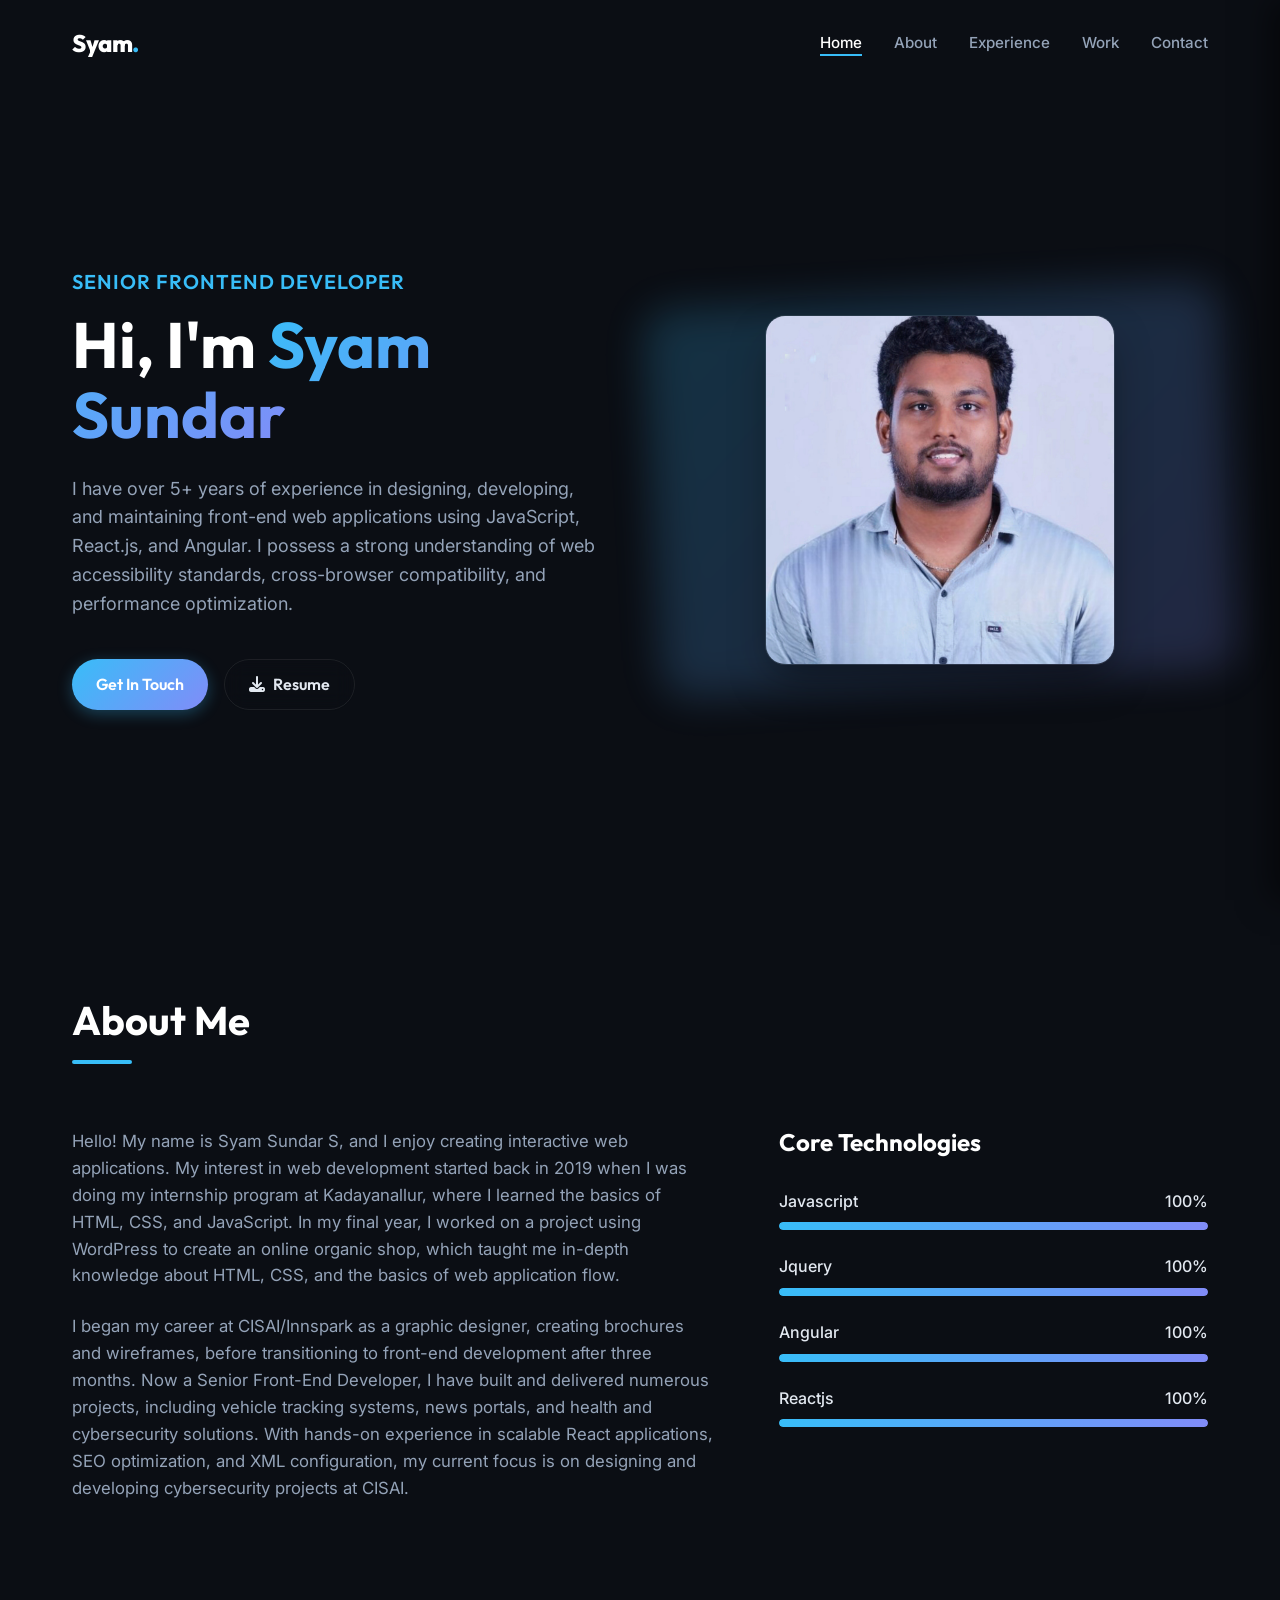
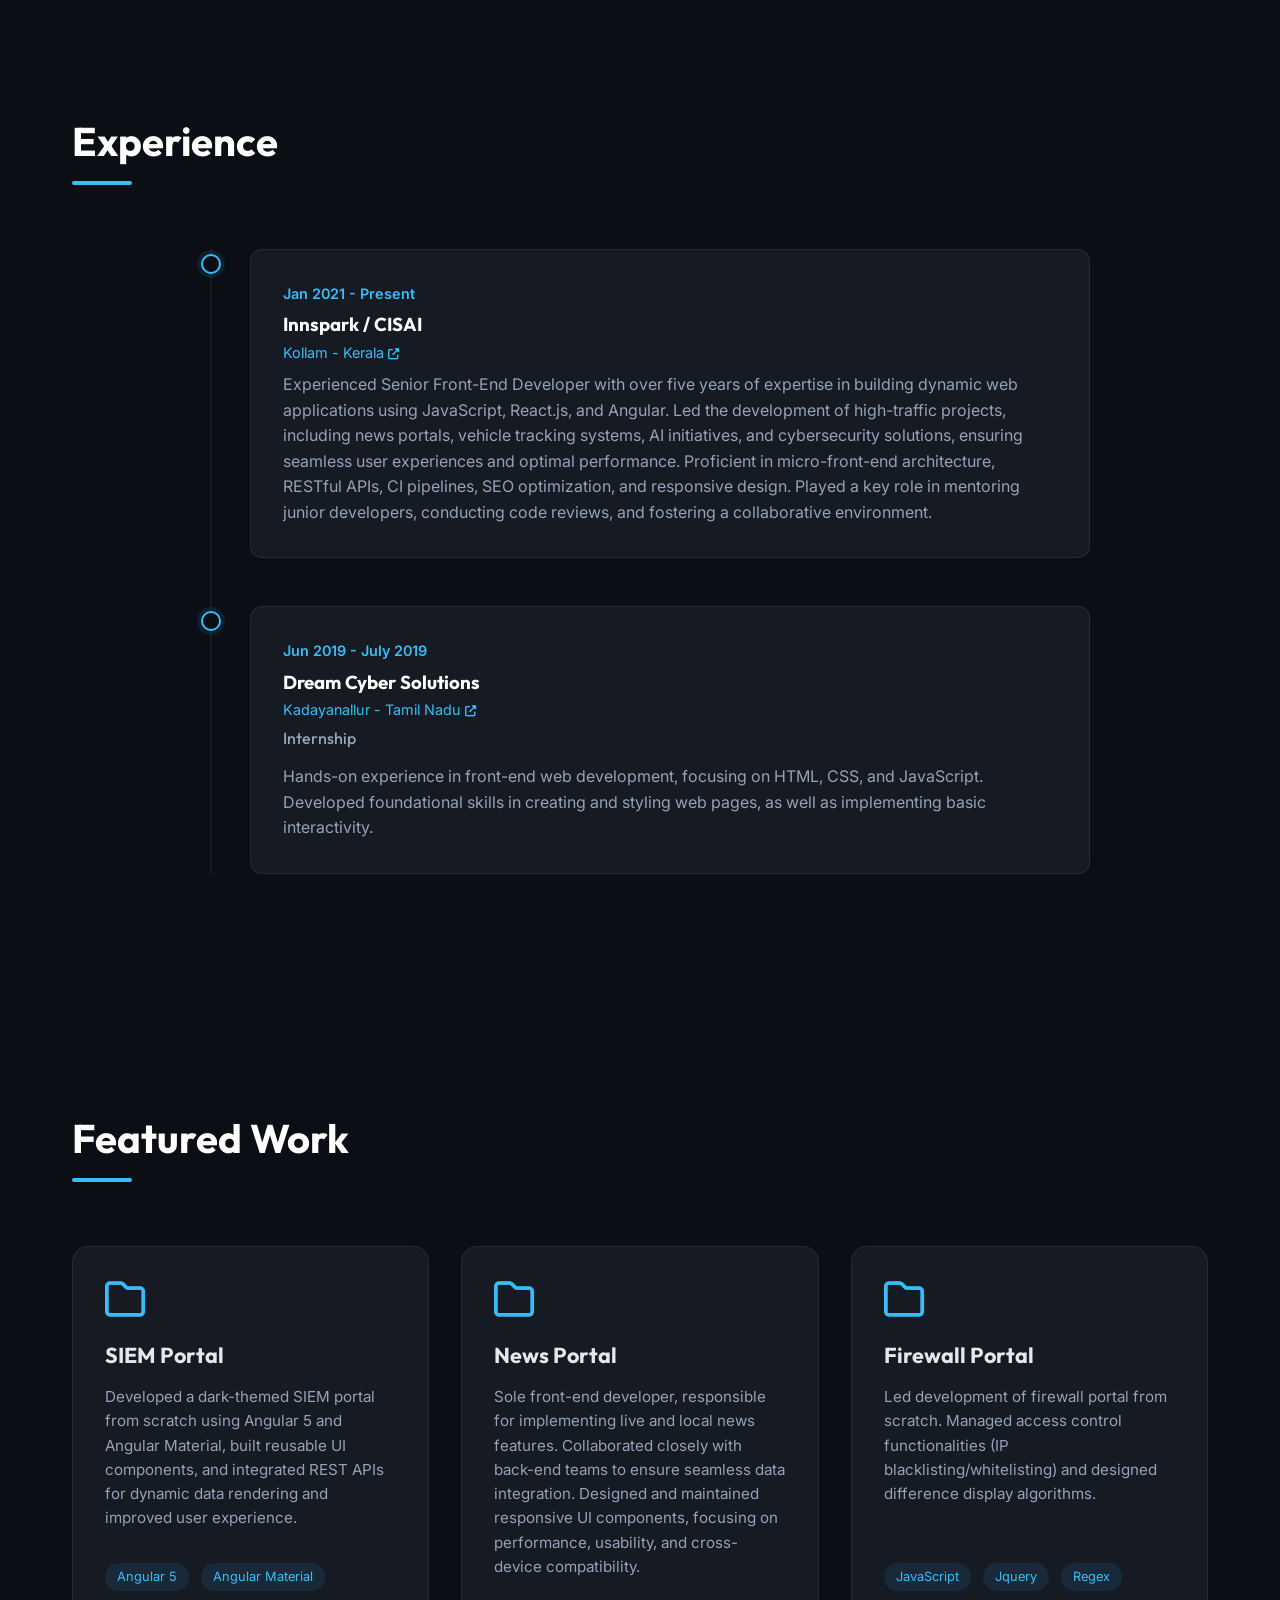
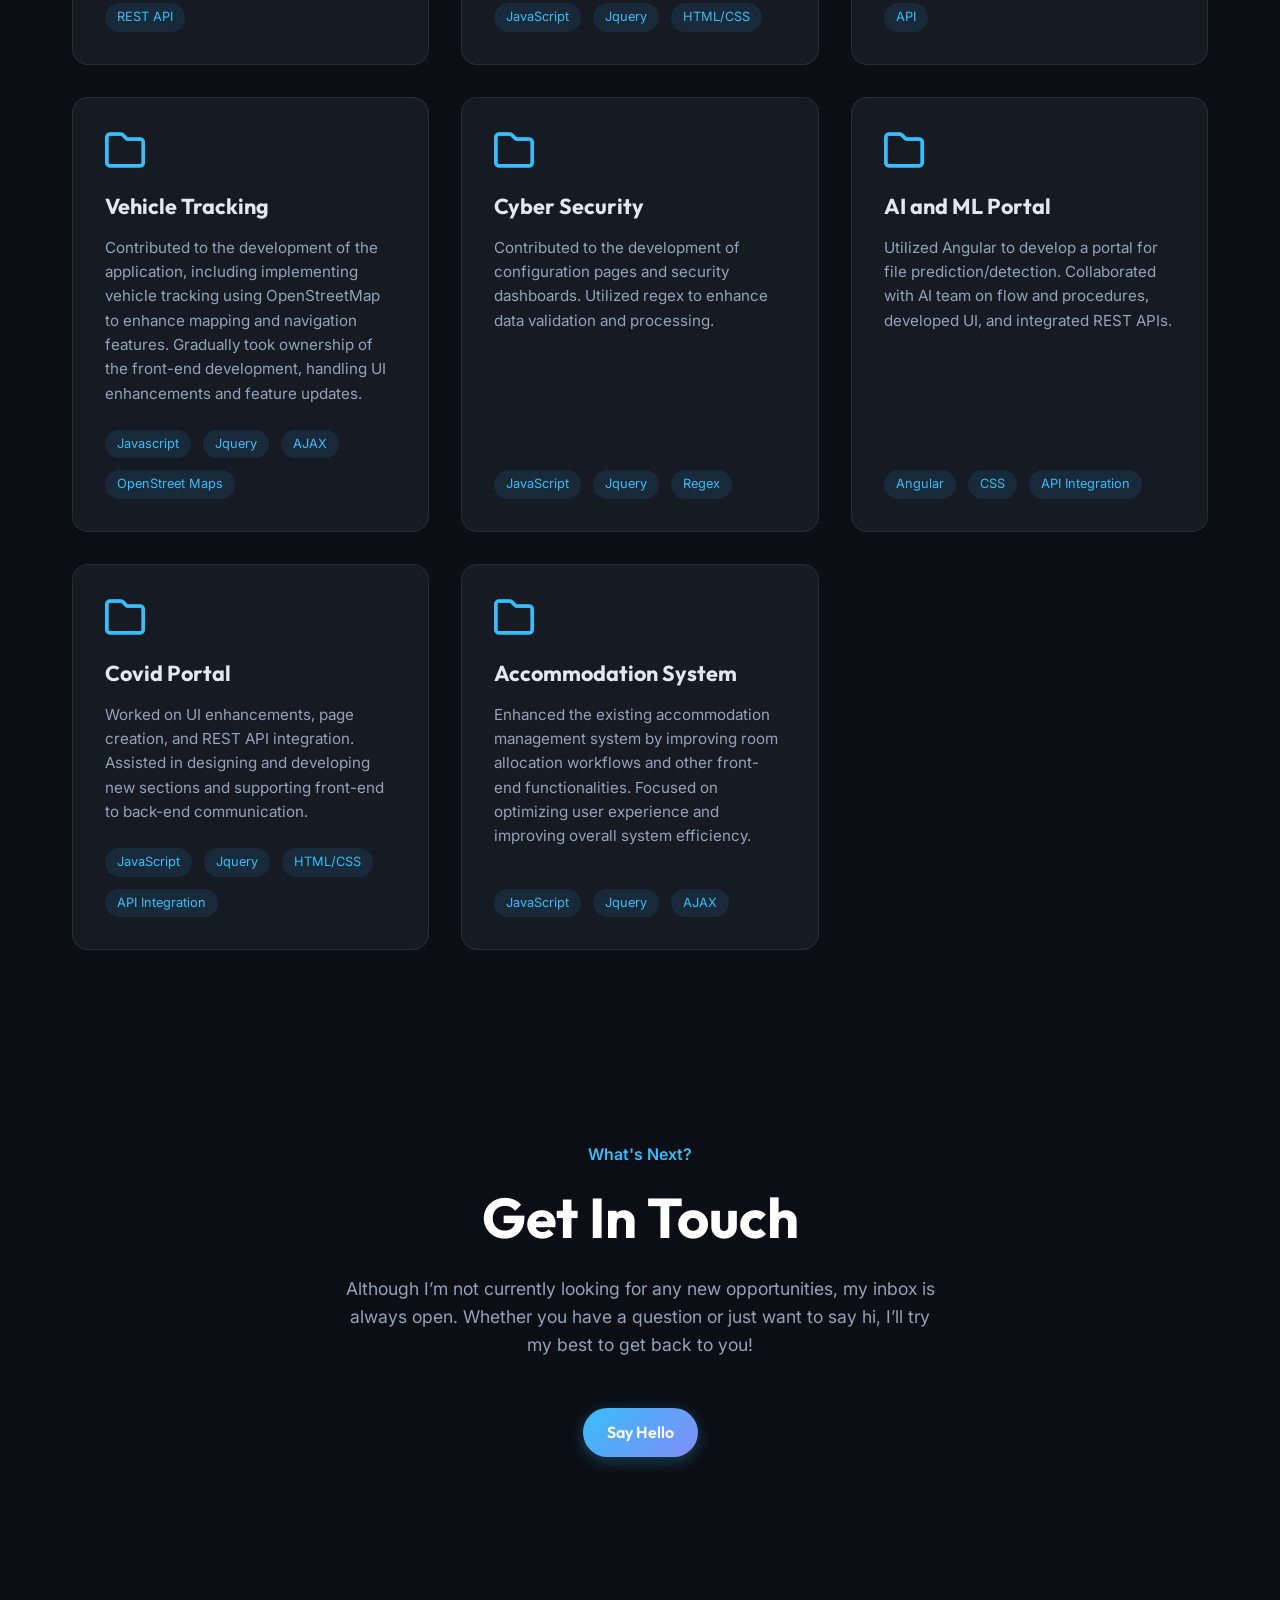
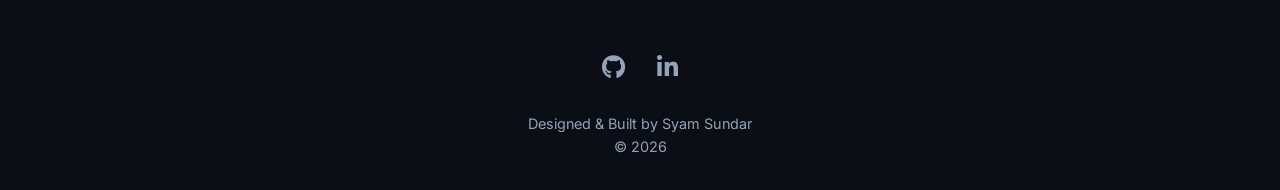
<file: docs/index.html>
<!DOCTYPE html>
<html lang="en">

<head>
    <meta charset="UTF-8">
    <meta name="viewport" content="width=device-width, initial-scale=1.0">
    <title>Syam Sundar | Senior Frontend Developer</title>
    <meta name="description"
        content="Senior Frontend Developer with 5+ years of experience in JavaScript, React.js, and Angular. Building scalable and interactive web applications.">

    <!-- Favicon -->
    <link rel="icon" href="assets/images/S.png" type="image/png">

    <!-- CSS -->
    <link rel="stylesheet" href="css/style.css">

    <!-- Icons -->
    <link rel="stylesheet" href="css/all.min.css">

    <!-- AOS Animation Library -->
    <link href="css/aos.css" rel="stylesheet">
</head>

<body>

    <!-- Header -->
    <header id="header">
        <div class="container">
            <nav>
                <div class="logo">
                    <a href="#">Syam<span>.</span></a>
                </div>

                <ul class="nav-links">
                    <li><a href="#home" class="nav-link">Home</a></li>
                    <li><a href="#about" class="nav-link">About</a></li>
                    <li><a href="#experience" class="nav-link">Experience</a></li>
                    <li><a href="#work" class="nav-link">Work</a></li>
                    <li><a href="#contact" class="nav-link">Contact</a></li>
                </ul>

                <div class="mobile-menu-btn">
                    <i class="fas fa-bars"></i>
                </div>
            </nav>
        </div>
    </header>

    <!-- Mobile Menu Overlay -->
    <div class="mobile-nav">
        <ul>
            <li><a href="#home" class="nav-link">Home</a></li>
            <li><a href="#about" class="nav-link">About</a></li>
            <li><a href="#experience" class="nav-link">Experience</a></li>
            <li><a href="#work" class="nav-link">Work</a></li>
            <li><a href="#contact" class="nav-link">Contact</a></li>
        </ul>
    </div>

    <!-- Hero Section -->
    <section id="home" class="hero">
        <div class="container">
            <div class="hero-content">
                <div class="hero-text" data-aos="fade-up">
                    <h2>Senior Frontend Developer</h2>
                    <h1>Hi, I'm <span class="text-gradient">Syam Sundar</span></h1>
                    <p>
                        I have over 5+ years of experience in designing, developing, and maintaining front-end
                        web applications using JavaScript, React.js, and Angular. I possess a strong understanding of
                        web
                        accessibility standards, cross-browser compatibility, and performance optimization.
                    </p>
                    <div class="hero-buttons">
                        <a href="#contact" class="btn btn-primary">Get In Touch</a>
                        <a href="assets/documents/resume.pdf" class="btn btn-outline" target="_blank">
                            <i class="fas fa-download"></i> Resume
                        </a>
                    </div>
                </div>

                <div class="hero-image-wrapper" data-aos="fade-left" data-aos-delay="200">
                    <img src="assets/images/Profile-pic.png" alt="Syam Sundar" class="hero-image">
                </div>
            </div>
        </div>
    </section>

    <!-- About Section -->
    <section id="about" class="section-padding">
        <div class="container">
            <div class="section-header" data-aos="fade-up">
                <h2>About Me</h2>
                <div class="line"></div>
            </div>

            <div class="about-grid">
                <div class="about-text" data-aos="fade-right">
                    <p>
                        Hello! My name is Syam Sundar S, and I enjoy creating interactive web applications. My interest
                        in
                        web development started back in 2019 when I was doing my internship program at Kadayanallur,
                        where I
                        learned the basics of HTML, CSS, and JavaScript. In my final year, I worked on a project using
                        WordPress to create an online organic shop, which taught me in-depth knowledge about HTML, CSS,
                        and
                        the basics of web application flow.
                    </p>
                    <p>
                        I began my career at CISAI/Innspark as a graphic designer, creating brochures and wireframes,
                        before transitioning to front-end development after three months. Now a Senior Front-End
                        Developer, I have
                        built and delivered numerous projects, including vehicle tracking systems, news portals, and
                        health and
                        cybersecurity solutions. With hands-on experience in scalable React applications, SEO
                        optimization, and
                        XML configuration, my current focus is on designing and developing cybersecurity projects at
                        CISAI.
                    </p>
                </div>

                <div class="skills-wrapper" data-aos="fade-left">
                    <h3>Core Technologies</h3>

                    <div class="skill-item">
                        <div class="skill-info">
                            <span>Javascript</span>
                            <span>100%</span>
                        </div>
                        <div class="progress-bg">
                            <div class="progress-bar" style="width: 100%"></div>
                        </div>
                    </div>

                    <div class="skill-item">
                        <div class="skill-info">
                            <span>Jquery</span>
                            <span>100%</span>
                        </div>
                        <div class="progress-bg">
                            <div class="progress-bar" style="width: 100%"></div>
                        </div>
                    </div>

                    <div class="skill-item">
                        <div class="skill-info">
                            <span>Angular</span>
                            <span>100%</span>
                        </div>
                        <div class="progress-bg">
                            <div class="progress-bar" style="width: 100%"></div>
                        </div>
                    </div>

                    <div class="skill-item">
                        <div class="skill-info">
                            <span>Reactjs</span>
                            <span>100%</span>
                        </div>
                        <div class="progress-bg">
                            <div class="progress-bar" style="width: 100%"></div>
                        </div>
                    </div>
                </div>
            </div>
        </div>
    </section>

    <!-- Experience Section -->
    <section id="experience" class="section-padding">
        <div class="container">
            <div class="section-header" data-aos="fade-up">
                <h2>Experience</h2>
                <div class="line"></div>
            </div>

            <div class="timeline">
                <!-- Item 1 -->
                <div class="timeline-item visible" data-aos="fade-up">
                    <div class="timeline-dot"></div>
                    <div class="timeline-content">
                        <span class="timeline-date">Jan 2021 - Present</span>
                        <h3>Innspark / CISAI</h3>
                        <a href="https://innspark.in/" target="_blank"
                            style="color: var(--primary-color); font-size: 0.9rem; margin-bottom: 0.5rem; display: inline-block;">
                            Kollam - Kerala <i class="fas fa-external-link-alt" style="font-size: 0.7rem;"></i>
                        </a>
                        <p>
                            Experienced Senior Front-End Developer with over five years of expertise in building dynamic
                            web applications using JavaScript, React.js, and Angular. Led the development of
                            high-traffic projects, including news portals, vehicle tracking systems, AI initiatives, and
                            cybersecurity solutions, ensuring seamless user experiences and optimal performance.
                            Proficient in micro-front-end architecture, RESTful APIs, CI pipelines, SEO optimization,
                            and responsive design. Played a key role in mentoring junior developers, conducting code
                            reviews, and fostering a collaborative environment.
                        </p>
                    </div>
                </div>

                <!-- Item 2 -->
                <div class="timeline-item visible" data-aos="fade-up" data-aos-delay="100">
                    <div class="timeline-dot"></div>
                    <div class="timeline-content">
                        <span class="timeline-date">Jun 2019 - July 2019</span>
                        <h3>Dream Cyber Solutions</h3>
                        <a href="http://dreamcybersolutions.com/" target="_blank"
                            style="color: var(--primary-color); font-size: 0.9rem; margin-bottom: 0.5rem; display: inline-block;">
                            Kadayanallur - Tamil Nadu <i class="fas fa-external-link-alt"
                                style="font-size: 0.7rem;"></i>
                        </a>
                        <h4>Internship</h4>
                        <p>
                            Hands-on experience in front-end web development, focusing on HTML, CSS, and JavaScript.
                            Developed foundational skills in creating and styling web pages, as well as implementing
                            basic interactivity.
                        </p>
                    </div>
                </div>
            </div>
        </div>
    </section>

    <!-- Work Section -->
    <section id="work" class="section-padding">
        <div class="container">
            <div class="section-header" data-aos="fade-up">
                <h2>Featured Work</h2>
                <div class="line"></div>
            </div>

            <div class="projects-grid">
                <!-- Project 1 -->
                <div class="project-card" data-aos="fade-up">
                    <div class="project-content">
                        <div class="project-header">
                            <i class="far fa-folder folder-icon"></i>
                        </div>
                        <h3 class="project-title">SIEM Portal</h3>
                        <p class="project-desc">
                            Developed a dark-themed SIEM portal from scratch using Angular 5 and Angular Material, built
                            reusable UI components, and integrated REST APIs for dynamic data rendering and improved
                            user experience.
                        </p>
                        <div class="project-tech-list">
                            <span class="tech-tag">Angular 5</span>
                            <span class="tech-tag">Angular Material</span>
                            <span class="tech-tag">REST API</span>
                        </div>
                    </div>
                </div>

                <!-- Project 2 -->
                <div class="project-card" data-aos="fade-up" data-aos-delay="100">
                    <div class="project-content">
                        <div class="project-header">
                            <i class="far fa-folder folder-icon"></i>
                        </div>
                        <h3 class="project-title">News Portal</h3>
                        <p class="project-desc">
                            Sole front-end developer, responsible for implementing live and local news features.
                            Collaborated closely with back-end teams to ensure seamless data integration. Designed and
                            maintained responsive UI components, focusing on performance, usability, and cross-device
                            compatibility.
                        </p>
                        <div class="project-tech-list">
                            <span class="tech-tag">JavaScript</span>
                            <span class="tech-tag">Jquery</span>
                            <span class="tech-tag">HTML/CSS</span>
                        </div>
                    </div>
                </div>

                <!-- Project 3 -->
                <div class="project-card" data-aos="fade-up" data-aos-delay="200">
                    <div class="project-content">
                        <div class="project-header">
                            <i class="far fa-folder folder-icon"></i>
                        </div>
                        <h3 class="project-title">Firewall Portal</h3>
                        <p class="project-desc">
                            Led development of firewall portal from scratch. Managed access control functionalities (IP
                            blacklisting/whitelisting) and designed difference display algorithms.
                        </p>
                        <div class="project-tech-list">
                            <span class="tech-tag">JavaScript</span>
                            <span class="tech-tag">Jquery</span>
                            <span class="tech-tag">Regex</span>
                            <span class="tech-tag">API</span>
                        </div>
                    </div>
                </div>

                <!-- Project 4 -->
                <div class="project-card" data-aos="fade-up">
                    <div class="project-content">
                        <div class="project-header">
                            <i class="far fa-folder folder-icon"></i>
                        </div>
                        <h3 class="project-title">Vehicle Tracking</h3>
                        <p class="project-desc">
                            Contributed to the development of the application, including implementing vehicle tracking
                            using OpenStreetMap to enhance mapping and navigation features. Gradually took ownership of
                            the front-end development, handling UI enhancements and feature updates.
                        </p>
                        <div class="project-tech-list">
                            <span class="tech-tag">Javascript</span>
                            <span class="tech-tag">Jquery</span>
                            <span class="tech-tag">AJAX</span>
                            <span class="tech-tag">OpenStreet Maps</span>
                        </div>
                    </div>
                </div>

                <!-- Project 5 -->
                <div class="project-card" data-aos="fade-up" data-aos-delay="100">
                    <div class="project-content">
                        <div class="project-header">
                            <i class="far fa-folder folder-icon"></i>
                        </div>
                        <h3 class="project-title">Cyber Security</h3>
                        <p class="project-desc">
                            Contributed to the development of configuration pages and security dashboards. Utilized
                            regex to enhance data validation and processing.
                        </p>
                        <div class="project-tech-list">
                            <span class="tech-tag">JavaScript</span>
                            <span class="tech-tag">Jquery</span>
                            <span class="tech-tag">Regex</span>
                        </div>
                    </div>
                </div>

                <!-- Project 6 -->
                <div class="project-card" data-aos="fade-up" data-aos-delay="200">
                    <div class="project-content">
                        <div class="project-header">
                            <i class="far fa-folder folder-icon"></i>
                        </div>
                        <h3 class="project-title">AI and ML Portal</h3>
                        <p class="project-desc">
                            Utilized Angular to develop a portal for file prediction/detection. Collaborated with AI
                            team on flow and procedures, developed UI, and integrated REST APIs.
                        </p>
                        <div class="project-tech-list">
                            <span class="tech-tag">Angular</span>
                            <span class="tech-tag">CSS</span>
                            <span class="tech-tag">API Integration</span>
                        </div>
                    </div>
                </div>

                <!-- Project 7 -->
                <div class="project-card" data-aos="fade-up">
                    <div class="project-content">
                        <div class="project-header">
                            <i class="far fa-folder folder-icon"></i>
                        </div>
                        <h3 class="project-title">Covid Portal</h3>
                        <p class="project-desc">
                            Worked on UI enhancements, page creation, and REST API integration. Assisted in designing
                            and developing new sections and supporting front-end to back-end communication.
                        </p>
                        <div class="project-tech-list">
                            <span class="tech-tag">JavaScript</span>
                            <span class="tech-tag">Jquery</span>
                            <span class="tech-tag">HTML/CSS</span>
                            <span class="tech-tag">API Integration</span>
                        </div>
                    </div>
                </div>

                <!-- Project 8 -->
                <div class="project-card" data-aos="fade-up" data-aos-delay="100">
                    <div class="project-content">
                        <div class="project-header">
                            <i class="far fa-folder folder-icon"></i>
                        </div>
                        <h3 class="project-title">Accommodation System</h3>
                        <p class="project-desc">
                            Enhanced the existing accommodation management system by improving room allocation workflows
                            and other front-end functionalities. Focused on optimizing user experience and improving
                            overall system efficiency.
                        </p>
                        <div class="project-tech-list">
                            <span class="tech-tag">JavaScript</span>
                            <span class="tech-tag">Jquery</span>
                            <span class="tech-tag">AJAX</span>
                        </div>
                    </div>
                </div>
            </div>
        </div>
    </section>

    <!-- Contact Section -->
    <section id="contact" class="section-padding" style="margin-bottom: 4rem;">
        <div class="container">
            <div class="contact-container" data-aos="zoom-in">
                <span class="contact-pre">What's Next?</span>
                <h2 class="contact-title">Get In Touch</h2>
                <p class="contact-desc">
                    Although I’m not currently looking for any new opportunities, my inbox is always open. Whether
                    you have a question or just want to say hi, I’ll try my best to get back to you!
                </p>
                <a href="mailto:syamsundardeveloper98@gmail.com" class="btn btn-primary">Say Hello</a>
            </div>
        </div>
    </section>

    <!-- Footer -->
    <footer>
        <div class="container">
            <div class="social-links">
                <a href="https://github.com/syamswan" target="_blank" class="social-icon"><i
                        class="fab fa-github"></i></a>
                <a href="https://www.linkedin.com/in/syam-sundar-828a0b232" target="_blank" class="social-icon"><i
                        class="fab fa-linkedin-in"></i></a>

            </div>
            <p>Designed & Built by Syam Sundar</p>
            <p>&copy; 2026</p>
        </div>
    </footer>

    <script src="js/aos.js"></script>
    <script src="js/script.js"></script>
</body>

</html>
</file>
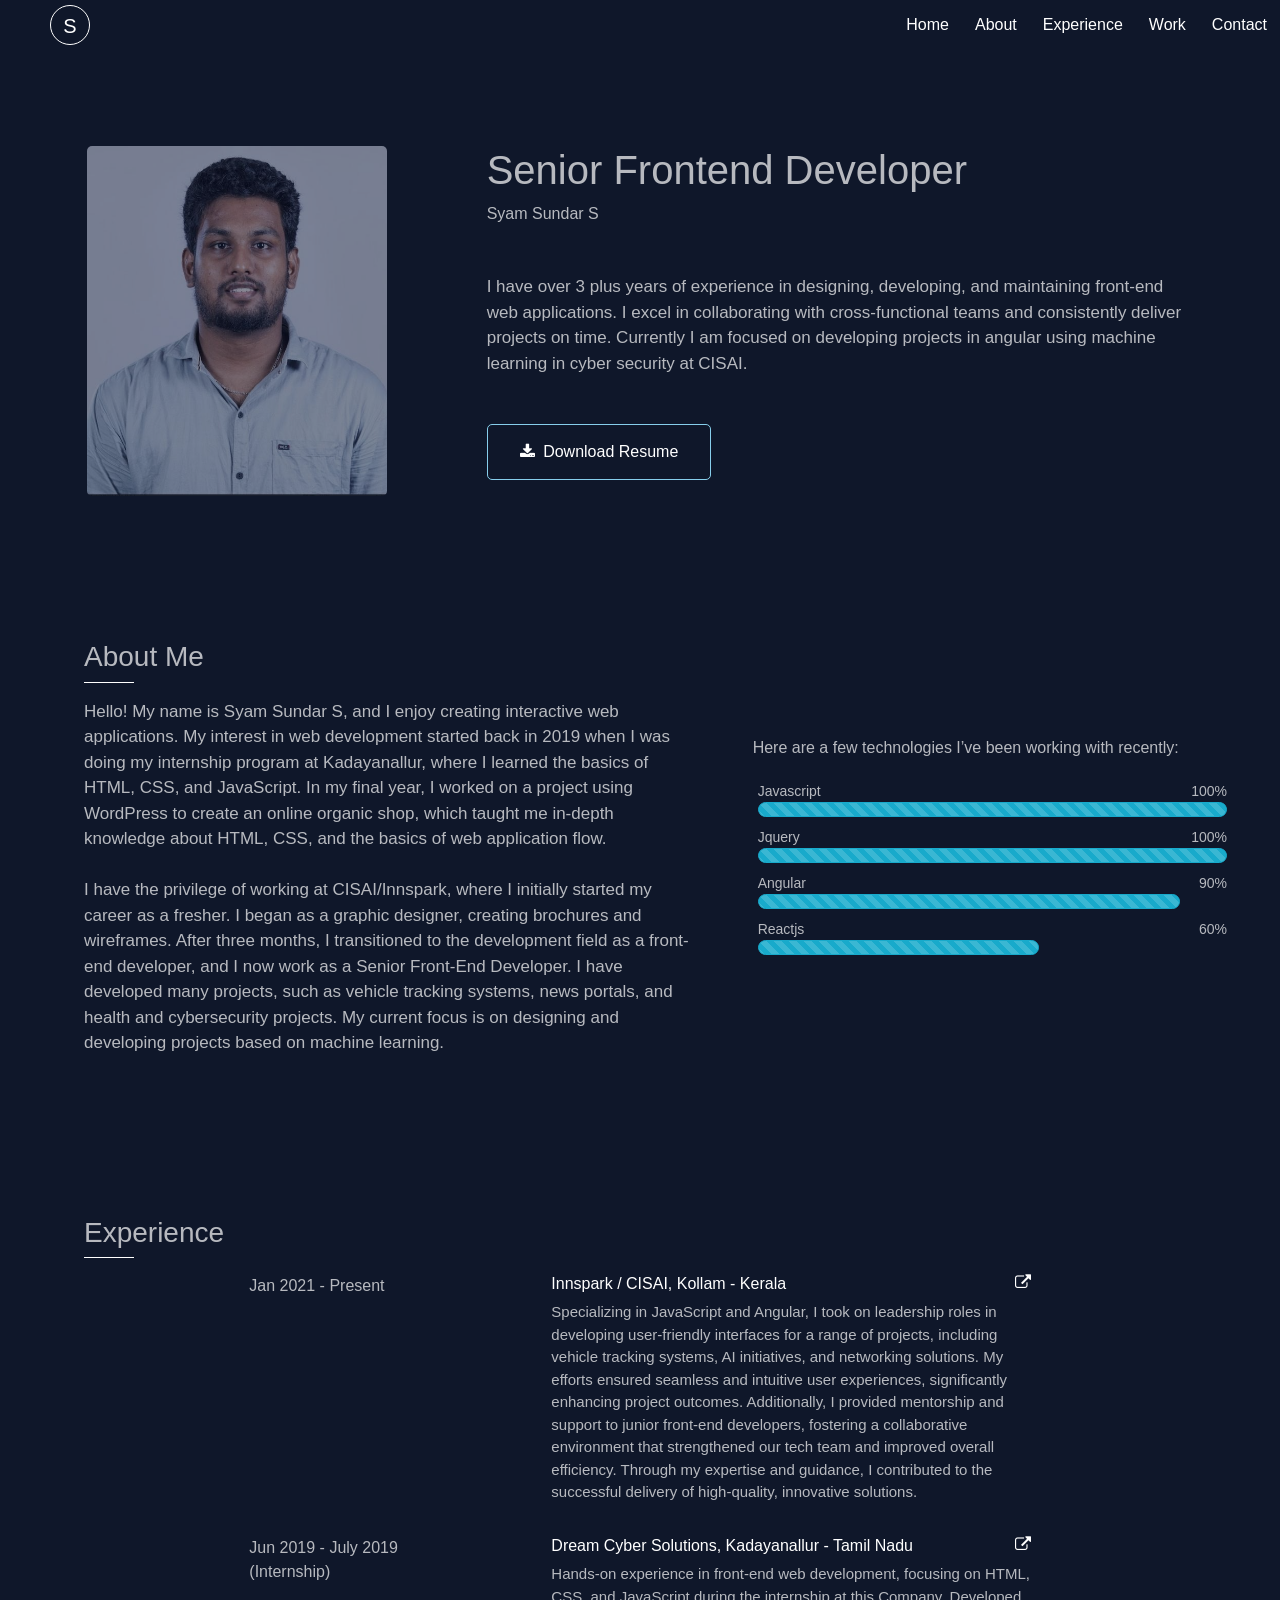
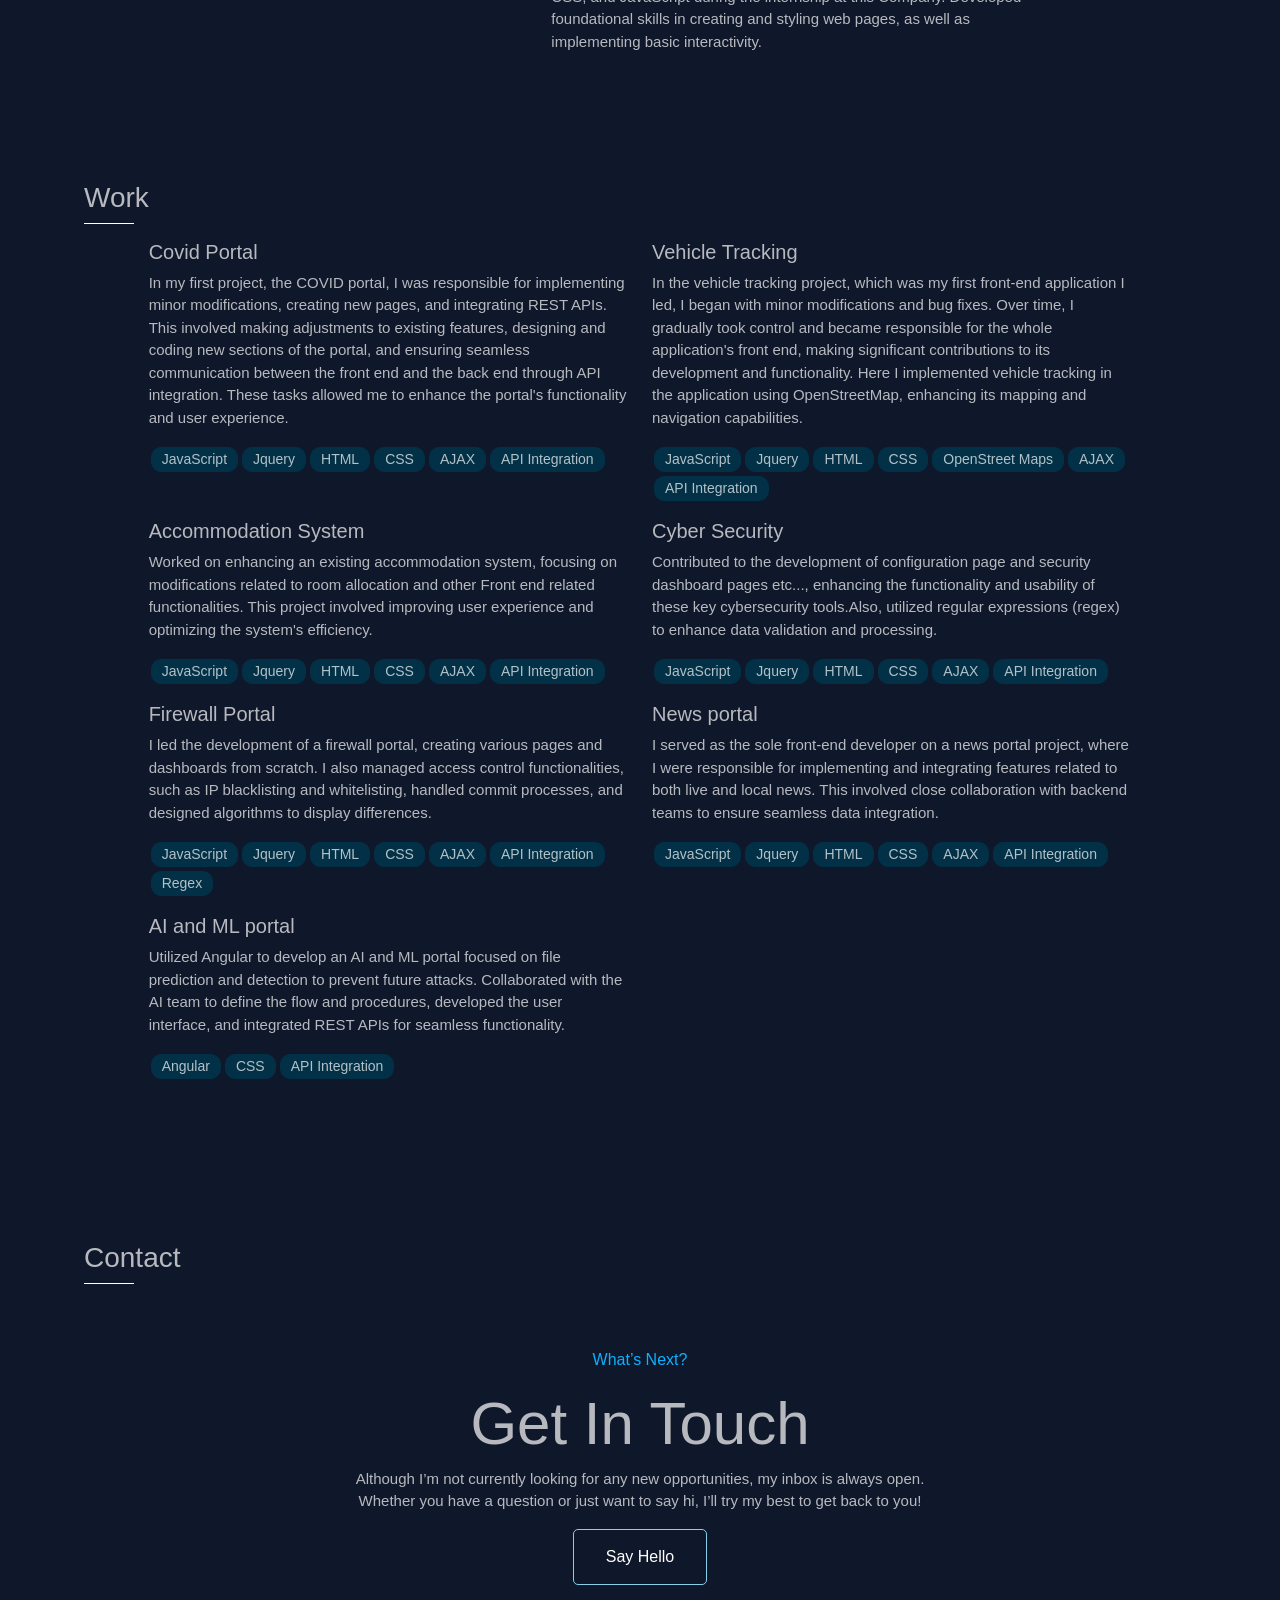
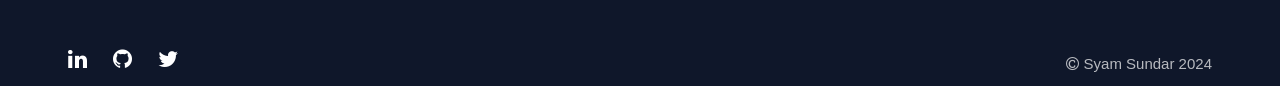
<file: portfolio/index.html>
<!DOCTYPE html>
<html lang="en">

<head>
    <meta charset="UTF-8">
    <meta name="viewport" content="width=device-width, initial-scale=1.0">
    <link rel="icon" href="/src/Images/S.png" type="image/icon type">

    <title>Syam Sundar</title>

    <link rel="stylesheet" href="./src/font-awesome-4.7.0/css/font-awesome.min.css">
    <link rel="stylesheet" href="./src/css/bootstrap.min.css">
    <link rel="stylesheet" href="./src/css/style.css">

</head>

<body>

    <nav class="navbar navbar-expand-lg" style="padding: 0px !important;">
        <a class="navbar-brand" onclick="navbarBrandClick()">S</a>
        <button class="navbar-toggler" type="button" data-bs-toggle="collapse" data-bs-target="#navbar"
            aria-controls="navbar" aria-expanded="false" aria-label="Toggle navigation">
            <span class="navbar-toggler-icon"></span>
        </button>
        <div class="collapse navbar-collapse" id="navbar">
            <ul class="navbar-nav mb-2 mb-lg-0">
                <li class="nav-item">
                    <a class="nav-link" aria-current="page" href="#home">Home</a>
                </li>
                <li class="nav-item">
                    <a class="nav-link" href="#about">About</a>
                </li>
                <li class="nav-item">
                    <a class="nav-link" href="#experience">Experience</a>
                </li>
                <li class="nav-item">
                    <a class="nav-link" href="#work">Work</a>
                </li>
                <li class="nav-item">
                    <a class="nav-link" href="#contact">Contact</a>
                </li>
            </ul>
        </div>
    </nav>

    <div class="content p-5 pb-0" id="home">
        <div class="row" id="homeRow" style="margin-top: 50px;">

            <div class="col-12 col-xs-12 col-sm-12 col-md-12 col-lg-4 col-xl-4 ms-0 p-5" id="aboutImage"
                style="text-align: center; margin: auto;">
                <img src="./src/Images/profile pic.jpeg" width="300" height="350" style="border-radius: 5px;">
            </div>

            <div class="col-12 col-xs-12 col-sm-12 col-md-12 col-lg-8 col-xl-8 p-5">
                <h1 id="role"> Senior Frontend Developer </h1>
                <span class="mb-5">
                    Syam Sundar S
                </span>

                <p style="font-size: 17px;" id="homeContent" class="mb-5 mt-5"> </p>
                <button class="btn-home"> <i class="fa fa-download"></i> <a class="ms-1"
                        style="text-decoration: none; color: #fff;" href="/resume.pdf">Download Resume </a> </button>
            </div>

        </div>
    </div>

    <div class="content p-5 pb-0" id="about">
        <div class="row">
            <div class="col-12 col-xs-12 col-sm-12 col-md-12 col-lg-7 col-xl-7 p-5">
                <h3> About Me </h3>
                <p class="underlinedHead"></p>
                <p style="font-size: 17px;" id="aboutContent">

                </p>
            </div>

            <div class="col-12 col-xs-12 col-sm-12 col-md-12 col-lg-5 col-xl-5" style="margin: auto;">
                <p> Here are a few technologies I’ve been working with recently: </p>
                <ul id="aboutMeSkills" style="padding-left: 0;">

                </ul>
            </div>
        </div>
    </div>

    <div class="content p-5 pb-0" id="experience">

        <div class="row">
            <div class="col-12 col-xs-12 col-sm-12 col-md-12 col-lg-12 col-xl-12 p-5 pb-0">
                <h3> Experience </h3>
                <p class="underlinedHead"></p>
            </div>
        </div>

        <div id="experienceContent">

        </div>

    </div>

    <div class="content p-5" id="work">

        <div class="row">
            <div class="col-12 col-xs-12 col-sm-12 col-md-12 col-lg-12 col-xl-12 p-5 pb-0">
                <h3> Work </h3>
                <p class="underlinedHead"></p>
            </div>
        </div>

        <div class="row">

            <div class="col-12 col-xs-12 col-sm-12 col-md-12 col-lg-1 col-xl-1"></div>

            <div class="col-12 col-xs-12 col-sm-12 col-md-12 col-lg-10 col-xl-10">
                <div class="row" id="workContent">

                </div>
            </div>

            <div class="col-12 col-xs-12 col-sm-12 col-md-12 col-lg-1 col-xl-1"></div>
        </div>

    </div>

    <div class="content p-5 pb-0" id="contact">

        <div class="row">
            <div class="col-12 col-xs-12 col-sm-12 col-md-12 col-lg-12 col-xl-12 p-5">
                <h3> Contact </h3>
                <p class="underlinedHead"></p>
            </div>
        </div>

        <div class="row mb-5">

            <div class="col-12 col-xs-12 col-sm-12 col-md-12 col-lg-3 col-xl-3">

            </div>

            <div class="col-12 col-xs-12 col-sm-12 col-md-12 col-lg-6 col-xl-6 text-center">

                <p style="color: #0eb1ff;">What’s Next?</p>

                <h1 style="font-size: 60px;"> Get In Touch </h1>

                <p class="paraTag">
                    Although I’m not currently looking for any new opportunities, my inbox is always open. Whether
                    you
                    have a question or just want to say hi, I’ll try my best to get back to you!
                </p>

                <button class="btn-home"> <a href="https://mail.google.com/mail/?view=cm&fs=1&tf=1&to=syamswan007@gmail.com"
                        target="_blank">Say Hello </a> </button>

            </div>

            <div class="col-12 col-xs-12 col-sm-12 col-md-12 col-lg-3 col-xl-3">
            </div>

        </div>

        <div style="padding: 10px;" class="contactUrls">
            <span>
                <a
                    href="https://www.linkedin.com/in/syam-sundar-828a0b232?utm_source=share&utm_campaign=share_via&utm_content=profile&utm_medium=android_app">
                    <i class="fa fa-linkedin"></i> </a>
            </span>
            <span>
                <a href="https://github.com/syamswan"> <i class="fa fa-github"></i> </a>
            </span>
            <span>
                <a href="https://x.com/Syam_Sundar_SS?s=09"> <i class="fa fa-twitter"></i> </a>
            </span>

            <span style="font-size: 15px; float: right;">
                <i class="fa fa-copyright"></i> Syam Sundar 2024
            </span>
        </div>

    </div>
</body>

<script src="./src/js/bootstrap.min.js"></script>
<script src="./src/js/bootstrap.bundle.js"></script>
<script src="./src/js/script.js"></script>

</html>
</file>
<file: docs/css/style.css>
@import url('https://fonts.googleapis.com/css2?family=Outfit:wght@300;400;500;600;700;800&family=Inter:wght@300;400;500;600&display=swap');

:root {
    --bg-color: #0B0E14; /* Very dark slate/blue */
    --surface-color: #151A23;
    --primary-color: #38bdf8; /* Sky blue */
    --secondary-color: #818cf8; /* Indigo */
    --text-color: #e2e8f0;
    --text-muted: #94a3b8;
    --accent-glow: rgba(56, 189, 248, 0.15);
    
    --font-heading: 'Outfit', sans-serif;
    --font-body: 'Inter', sans-serif;

    --transition: all 0.3s cubic-bezier(0.4, 0, 0.2, 1);
    --glass-bg: rgba(21, 26, 35, 0.7);
    --glass-border: rgba(255, 255, 255, 0.08);
}

* {
    margin: 0;
    padding: 0;
    box-sizing: border-box;
    scroll-behavior: smooth;
}

body {
    background-color: var(--bg-color);
    color: var(--text-color);
    font-family: var(--font-body);
    line-height: 1.6;
    overflow-x: hidden;
    -webkit-font-smoothing: antialiased;
}

/* Typography */
h1, h2, h3, h4, h5, h6 {
    font-family: var(--font-heading);
    color: #fff;
    font-weight: 700;
    line-height: 1.2;
}

a {
    text-decoration: none;
    color: inherit;
    transition: var(--transition);
}

ul {
    list-style: none;
}

/* Utilities */
.container {
    max-width: 1200px;
    margin: 0 auto;
    padding: 0 2rem;
}

.section-padding {
    padding: 6rem 0;
}

.text-gradient {
    background: linear-gradient(135deg, var(--primary-color), var(--secondary-color));
    -webkit-background-clip: text;
    -webkit-text-fill-color: transparent;
    background-clip: text;
}

.btn {
    display: inline-flex;
    align-items: center;
    gap: 0.5rem;
    padding: 0.75rem 1.5rem;
    border-radius: 50px;
    font-weight: 600;
    font-family: var(--font-heading);
    transition: var(--transition);
    cursor: pointer;
    border: none;
    font-size: 1rem;
}

.btn-primary {
    background: linear-gradient(135deg, var(--primary-color), var(--secondary-color));
    color: #fff;
    box-shadow: 0 4px 15px rgba(56, 189, 248, 0.3);
}

.btn-primary:hover {
    transform: translateY(-2px);
    box-shadow: 0 8px 25px rgba(56, 189, 248, 0.4);
}

.btn-outline {
    background: transparent;
    border: 1px solid var(--glass-border);
    color: var(--text-color);
    backdrop-filter: blur(10px);
}

.btn-outline:hover {
    border-color: var(--primary-color);
    color: var(--primary-color);
    background: rgba(56, 189, 248, 0.05);
}

/* Header / Nav */
header {
    position: fixed;
    top: 0;
    left: 0;
    width: 100%;
    z-index: 1000;
    transition: var(--transition);
    padding: 1.5rem 0;
}

header.scrolled {
    background: rgba(11, 14, 20, 0.85);
    backdrop-filter: blur(12px);
    border-bottom: 1px solid var(--glass-border);
    padding: 1rem 0;
}

nav {
    display: flex;
    justify-content: space-between;
    align-items: center;
}

.logo {
    font-size: 1.5rem;
    font-weight: 800;
    font-family: var(--font-heading);
    color: #fff;
    letter-spacing: -0.02em;
}

.logo span {
    color: var(--primary-color);
}

.nav-links {
    display: flex;
    gap: 2rem;
}

.nav-link {
    font-size: 0.95rem;
    color: var(--text-muted);
    font-weight: 500;
    position: relative;
    padding: 0.25rem 0;
}

.nav-link:hover, .nav-link.active {
    color: #fff;
}

.nav-link::after {
    content: '';
    position: absolute;
    bottom: 0;
    left: 0;
    width: 0;
    height: 2px;
    background: var(--primary-color);
    transition: var(--transition);
}

.nav-link.active::after, .nav-link:hover::after {
    width: 100%;
}

.mobile-menu-btn {
    display: none;
    font-size: 1.5rem;
    color: #fff;
    cursor: pointer;
}

/* Hero Section */
.hero {
    min-height: 100vh;
    display: flex;
    align-items: center;
    position: relative;
    padding-top: 80px; /* Offset for fixed header */
}

.hero-content {
    display: grid;
    grid-template-columns: 1fr 1fr;
    gap: 4rem;
    align-items: center;
}

.hero-text h2 {
    font-size: 1.25rem;
    color: var(--primary-color);
    margin-bottom: 1rem;
    font-weight: 600;
    letter-spacing: 0.05em;
    text-transform: uppercase;
}

.hero-text h1 {
    font-size: 4rem;
    margin-bottom: 1.5rem;
    line-height: 1.1;
}

.hero-text p {
    font-size: 1.125rem;
    color: var(--text-muted);
    margin-bottom: 2.5rem;
    max-width: 540px;
}

.hero-buttons {
    display: flex;
    gap: 1rem;
}

.hero-image-wrapper {
    position: relative;
    display: flex;
    justify-content: center;
    perspective: 1000px;
}

.hero-image {
    width: 350px;
    height: 350px;
    object-fit: cover;
    border-radius: 20px;
    position: relative;
    z-index: 2;
    border: 1px solid var(--glass-border);
    box-shadow: 0 20px 40px -10px rgba(0,0,0,0.5);
    transition: var(--transition);
}

.hero-image-wrapper::before {
    content: '';
    position: absolute;
    inset: -20px;
    background: linear-gradient(135deg, var(--primary-color), var(--secondary-color));
    border-radius: 30px;
    z-index: 1;
    opacity: 0.2;
    filter: blur(20px);
    transform: rotate(-3deg);
}

/* Section Headings */
.section-header {
    margin-bottom: 4rem;
}

.section-header h2 {
    font-size: 2.5rem;
    margin-bottom: 1rem;
}

.section-header .line {
    width: 60px;
    height: 4px;
    background: var(--primary-color);
    border-radius: 2px;
}

/* About Section */
.about-grid {
    display: grid;
    grid-template-columns: 1.2fr 0.8fr;
    gap: 4rem;
}

.about-text p {
    color: var(--text-muted);
    margin-bottom: 1.5rem;
    font-size: 1.05rem;
}

.skills-wrapper h3 {
    margin-bottom: 2rem;
    font-size: 1.5rem;
}

.skill-item {
    margin-bottom: 1.5rem;
}

.skill-info {
    display: flex;
    justify-content: space-between;
    margin-bottom: 0.5rem;
    font-weight: 500;
}

.progress-bg {
    width: 100%;
    height: 8px;
    background: var(--surface-color);
    border-radius: 4px;
    overflow: hidden;
}

.progress-bar {
    height: 100%;
    background: linear-gradient(90deg, var(--primary-color), var(--secondary-color));
    border-radius: 4px;
    position: relative;
    width: 0; /* Animate this */
    transition: width 1.5s ease-out;
}

/* Experience Section */
.timeline {
    position: relative;
    max-width: 900px;
    margin: 0 auto;
}

.timeline::before {
    content: '';
    position: absolute;
    top: 0;
    left: 20px; /* Adjust for mobile later */
    height: 100%;
    width: 2px;
    background: var(--surface-color);
}

.timeline-item {
    position: relative;
    padding-left: 60px;
    margin-bottom: 3rem;
    opacity: 0; /* Animation start */
    transform: translateY(20px);
    transition: var(--transition);
}

.timeline-item.visible {
    opacity: 1;
    transform: translateY(0);
}

.timeline-dot {
    position: absolute;
    left: 11px;
    top: 5px;
    width: 20px;
    height: 20px;
    background: var(--bg-color);
    border: 2px solid var(--primary-color);
    border-radius: 50%;
    z-index: 10;
    box-shadow: 0 0 0 4px rgba(56, 189, 248, 0.1);
}

.timeline-content {
    background: var(--surface-color);
    padding: 2rem;
    border-radius: 12px;
    border: 1px solid var(--glass-border);
    transition: var(--transition);
}

.timeline-content:hover {
    border-color: rgba(56, 189, 248, 0.3);
    transform: translateX(5px);
}

.timeline-date {
    color: var(--primary-color);
    font-weight: 600;
    font-size: 0.9rem;
    margin-bottom: 0.5rem;
    display: block;
}

.timeline-content h3 {
    margin-bottom: 0.25rem;
}

.timeline-content h4 {
    font-size: 1rem;
    color: var(--text-muted);
    margin-bottom: 1rem;
    font-weight: 500;
}

.timeline-content p {
    color: var(--text-muted);
}

/* Work / Projects Section */
.projects-grid {
    display: grid;
    grid-template-columns: repeat(auto-fill, minmax(320px, 1fr));
    gap: 2rem;
}

.project-card {
    background: var(--surface-color);
    border-radius: 16px;
    overflow: hidden;
    border: 1px solid var(--glass-border);
    transition: var(--transition);
    height: 100%;
    display: flex;
    flex-direction: column;
}

.project-card:hover {
    transform: translateY(-8px);
    border-color: var(--primary-color);
    box-shadow: 0 10px 30px -10px rgba(0,0,0,0.5);
}

.project-content {
    padding: 2rem;
    flex: 1;
    display: flex;
    flex-direction: column;
}

.project-header {
    display: flex;
    justify-content: space-between;
    align-items: flex-start;
    margin-bottom: 1.5rem;
}

.folder-icon {
    font-size: 2.5rem;
    color: var(--primary-color);
}

.project-links {
    display: flex;
    gap: 1rem;
}

.project-links a {
    color: var(--text-muted);
    font-size: 1.25rem;
}

.project-links a:hover {
    color: var(--primary-color);
}

.project-title {
    font-size: 1.35rem;
    margin-bottom: 1rem;
    color: #e2e8f0;
}

.project-desc {
    color: var(--text-muted);
    margin-bottom: 1.5rem;
    font-size: 0.95rem;
    flex: 1;
}

.project-tech-list {
    display: flex;
    flex-wrap: wrap;
    gap: 0.75rem;
    margin-top: auto;
}

.tech-tag {
    font-size: 0.8rem;
    color: var(--primary-color);
    background: rgba(56, 189, 248, 0.1);
    padding: 0.25rem 0.75rem;
    border-radius: 20px;
    font-family: var(--font-body); /* Mono font often looks good here too */
}

/* Contact Section */
.contact-container {
    text-align: center;
    max-width: 600px;
    margin: 0 auto;
}

.contact-pre {
    color: var(--primary-color);
    margin-bottom: 1rem;
    display: block;
    font-weight: 600;
}

.contact-title {
    font-size: 3.5rem;
    margin-bottom: 1.5rem;
}

.contact-desc {
    color: var(--text-muted);
    margin-bottom: 3rem;
    font-size: 1.1rem;
}

/* Footer */
footer {
    padding: 2rem 0;
    text-align: center;
    color: var(--text-muted);
    font-size: 0.9rem;
}

.social-links {
    display: flex;
    justify-content: center;
    gap: 2rem;
    margin-bottom: 1.5rem;
}

.social-icon {
    font-size: 1.5rem;
    color: var(--text-muted);
    transition: var(--transition);
}

.social-icon:hover {
    color: var(--primary-color);
    transform: translateY(-3px);
}

/* Responsive */
@media (max-width: 992px) {
    .hero-content {
        grid-template-columns: 1fr;
        text-align: center;
        gap: 3rem;
    }
    
    .hero-image-wrapper {
        order: -1;
    }
    
    .hero-text p {
        margin-left: auto;
        margin-right: auto;
    }
    
    .hero-buttons {
        justify-content: center;
    }
    
    .about-grid {
        grid-template-columns: 1fr;
        gap: 3rem;
    }
}

@media (max-width: 768px) {
    .nav-links {
        display: none; /* simple hide for now, could do burger menu */
    }
    
    .mobile-menu-btn {
        display: block;
    }
    
    .hero-text h1 {
        font-size: 3rem;
    }
    
    .section-header h2 {
        font-size: 2rem;
    }

    .contact-title {
        font-size: 2.5rem;
    }
}

/* Mobile Menu Overlay - simple implementation */
.mobile-nav {
    position: fixed;
    top: 0;
    right: 0;
    bottom: 0;
    width: 70%;
    background: var(--surface-color);
    padding: 4rem 2rem;
    z-index: 999;
    transform: translateX(100%);
    transition: transform 0.3s ease-in-out;
    box-shadow: -10px 0 30px rgba(0,0,0,0.5);
}

.mobile-nav.open {
    transform: translateX(0);
}

.mobile-nav ul {
    display: flex;
    flex-direction: column;
    gap: 2rem;
}

.mobile-nav .nav-link {
    font-size: 1.25rem;
}

/* Animations classes */
.fade-up {
    opacity: 0;
    transform: translateY(30px);
    transition: opacity 0.6s ease-out, transform 0.6s ease-out;
}

.fade-up.visible {
    opacity: 1;
    transform: translateY(0);
}
</file>
<file: portfolio/src/css/style.css>
html {
    scroll-behavior: smooth;
}

body {
    background-color: rgb(15 23 42 / 1);
    color: #ffffffb3;
    font-family: 'Franklin Gothic Medium', 'Arial Narrow', Arial, sans-serif;
    width: 100%;
    overflow-x: hidden;
}

.navbar-brand {
    color: #fff;
    border-radius: 20px;
    border: 1px solid white;
    margin-left: 50px;
    width: 40px;
    text-align: center;
    height: 40px;
}

.navbar-brand:hover {
    color: skyblue;
    border-radius: 20px;
    border: 1px solid skyblue;
    background-color: #fff;
}

body nav {
    /* background-color: #023046 !important; */
    position: fixed !important;
    width: 100%;
    top: 0;
}

.navbar-expand-lg .navbar-collapse {
    justify-content: end;
}

ul li a {
    color: #fff !important;
}

ul li {
    padding: 5px;
}

.btn-home {
    padding: 15px 32px;
    border: 1px solid skyblue;
    background-color: transparent;
    color: #fff;
    border-radius: 5px;
}

.underlinedHead {
    width: 50px;
    border-bottom: 1px solid white;
}

#about li {
    list-style: none;
}

/* #about ul { */
/* display: grid;
    grid-template-columns: repeat(2, minmax(156px, 221px)); */
/* gap: 0px 10px; */
/* padding-left: 52px; */
/* margin: 20px; */
/* } */

.progress-bar {
    background-color: #18aacb;
    border: 1px solid #18aacb;
    border-radius: 20px;
}

.progress {
    --bs-progress-height: 15px;
    --bs-progress-bg: none
}

#aboutImage img {
    opacity: 0.5;
}

#aboutImage img:hover {
    opacity: 1;
}

.experiencePlace {
    display: flex;
    justify-content: space-between;
    color: rgb(35 61 124);
    text-decoration: none;
}

.experiencePlace {
    display: flex;
    justify-content: space-between;
    color: #fff;
    text-decoration: none;
}

.experiencePlace:hover {
    color: rgb(35 61 124);
}

.experiencePlace i:hover {
    margin: 10px;
}

.techUsedClass {
    margin: 2px;
    padding: 1px 10px;
    border-radius: 10px;
    border: 1px solid #023046;
    background-color: #023046;
    font-size: 14px;
}

.paraTag {
    font-size: 15px;
}

.contactUrls span a {
    text-decoration: none;
    color: #fff;
}

.contactUrls span {
    padding: 10px;
    font-size: 22px;
}

.contactUrls::after {
    border: 1px solid red !important;
}

.navActiveStyle {
    background-color: rgba(255, 255, 255, .3) !important;
}


/*  Scroll */

::-webkit-scrollbar {
    width: 10px;
    height: 20px;
}

::-webkit-scrollbar-track {
    background: #f1f1f1;
}

::-webkit-scrollbar-thumb {
    background: #888;
}

::-webkit-scrollbar-thumb:hover {
    background: #555;
}

.scrolled {
    background-color: #142c4a !important;
}

#role {
    overflow: hidden;
    white-space: nowrap;
    animation: typing;
    animation-duration: 4.5s;
    animation-timing-function: steps(30, end);
    animation-fill-mode: forwards;
    word-wrap: break-word;
    font-size: 50px;
}

@keyframes typing {
    from {
        width: 0
    }

    to {
        width: 100%
    }
}

.btn-home a {
    text-decoration: none;
    color: white;
}

/* Responsive */

@media (min-width: 300px) {
    #role {
        font-size: 20px;
    }
}

@media (min-width: 500px) {
    #role {
        font-size: 30px;
    }
}

@media (min-width: 700px) {
    #role {
        font-size: 40px;
    }
}
</file>
